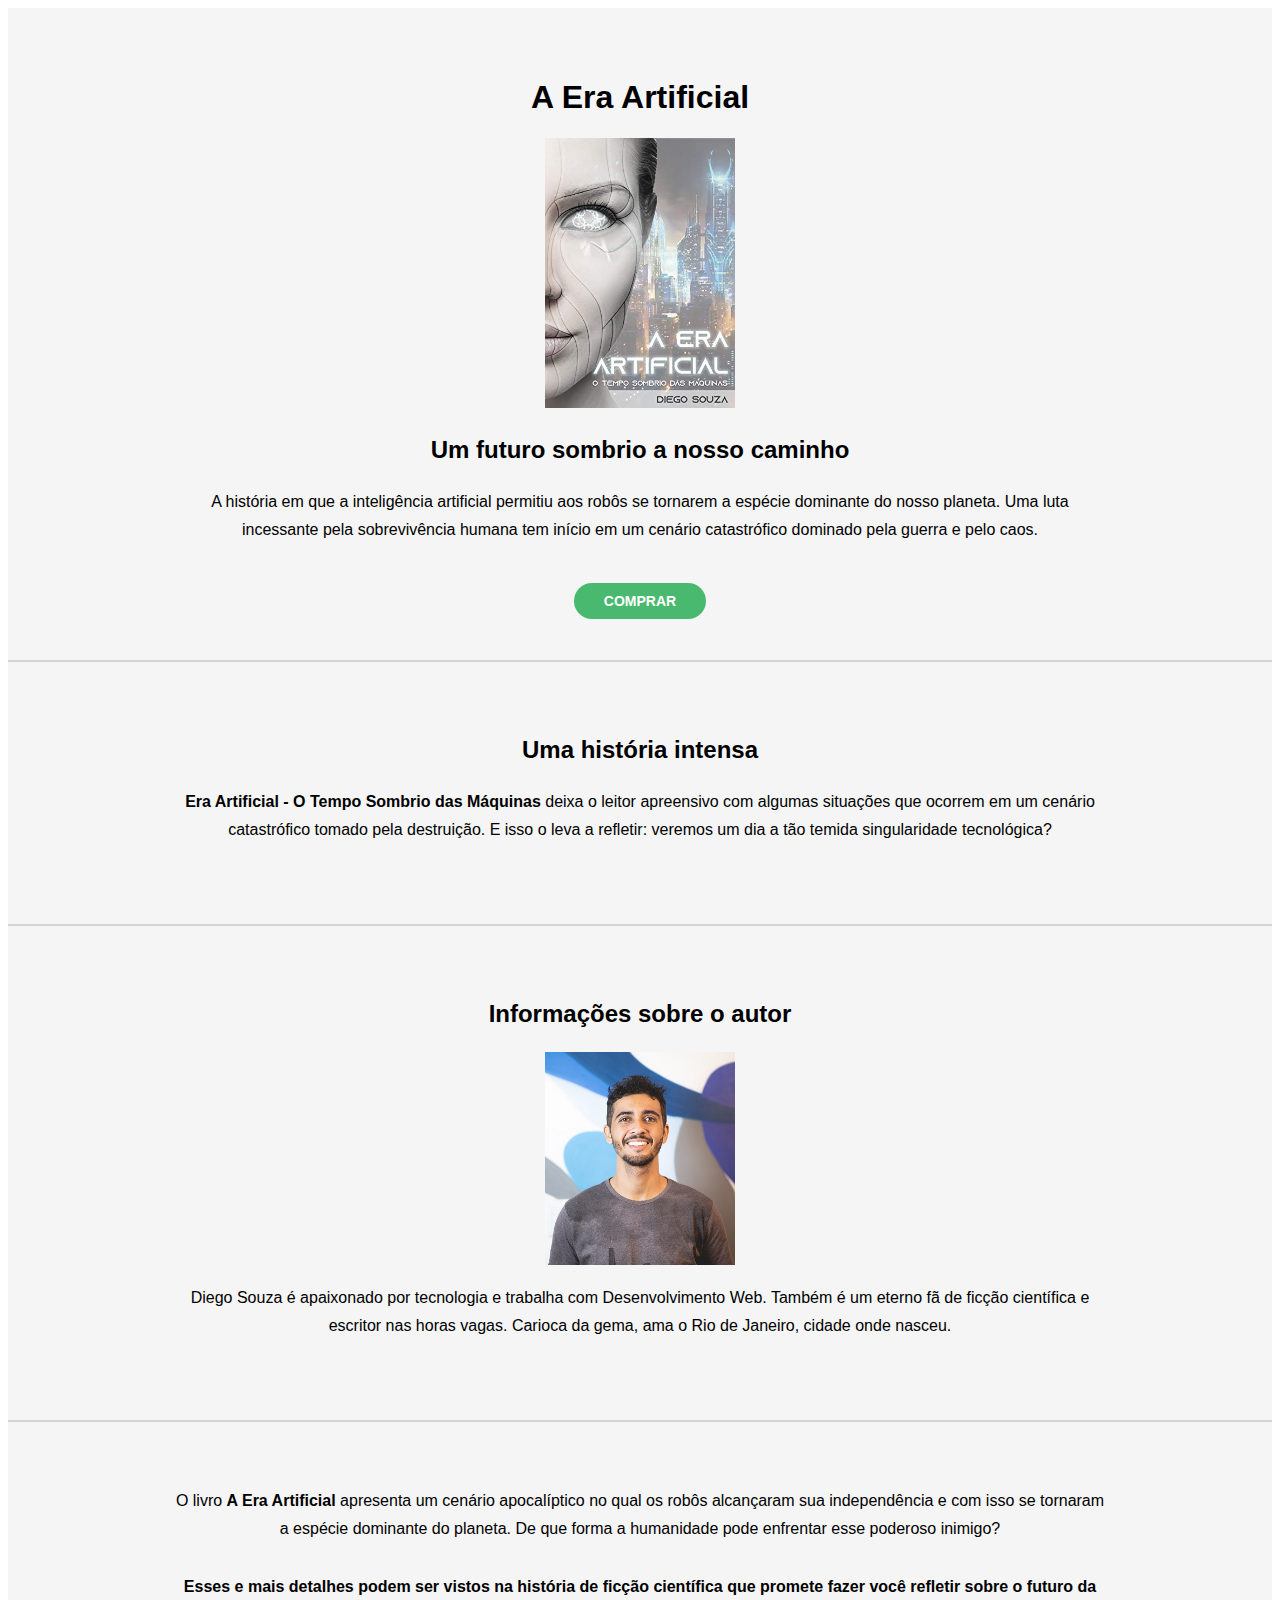
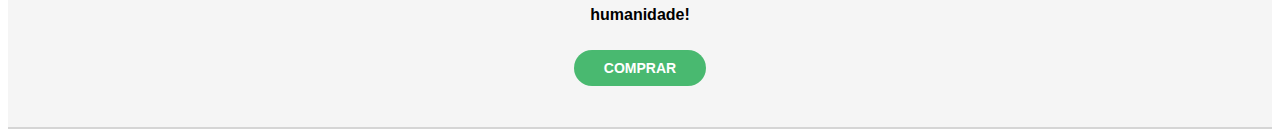
<file: Projeto site - 1 - a era artificial/index.html>
<!DOCTYPE html>
<html lang="pt-br">
    <head>
        <meta charset="utf-8">
        <meta name="viewport" content="width=device-width, initial-scale=1.0">
        <title>Site projeto 1</title>
        <link rel="stylesheet" href="estilo.css">
    </head>
    <body>
    
    <div>
        <h1>A Era Artificial</h1>
        <img src="images/capa-livro.jpg" alt="">
        <h3>Um futuro sombrio a nosso caminho</h3>
        <p>A história em que a inteligência artificial permitiu aos robôs se tornarem a espécie dominante do nosso planeta.
            Uma luta incessante pela sobrevivência humana tem início em um cenário catastrófico dominado pela guerra e pelo
            caos.</p>
            <br>
        <a href="https://amzn.to/3bXy1g9">COMPRAR</a>
    </div>
    
    <div>
        <h3>Uma história intensa</h3>
        <p><span>Era Artificial - O Tempo Sombrio das Máquinas</span> deixa o leitor apreensivo com algumas situações que ocorrem em um
            cenário catastrófico tomado pela destruição. E isso o leva a refletir: veremos um dia a tão temida singularidade
            tecnológica?</p>
    </div>
    
    <div>
        <h3>Informações sobre o autor</h3>
        <img src="images/autor.jpg" alt="">
        <p>Diego Souza é apaixonado por tecnologia e trabalha com Desenvolvimento Web. Também é um eterno fã de ficção
            científica e escritor nas horas vagas. Carioca da gema, ama o Rio de Janeiro, cidade onde nasceu.
        </p>
    </div>
    
    <div>
        <p>O livro <span>A Era Artificial</span> apresenta um cenário apocalíptico no qual os robôs alcançaram sua
            independência e com isso se tornaram a espécie dominante do planeta. De que forma a humanidade pode enfrentar
            esse poderoso inimigo?</p>
        <p><span>Esses e mais detalhes podem ser vistos na história de ficção científica que promete fazer você refletir
                sobre o futuro da humanidade!</span></p>
        <a href="https://amzn.to/3bXy1g9">COMPRAR</a>
    </div>
    
            
    </body>
</html>
</file>
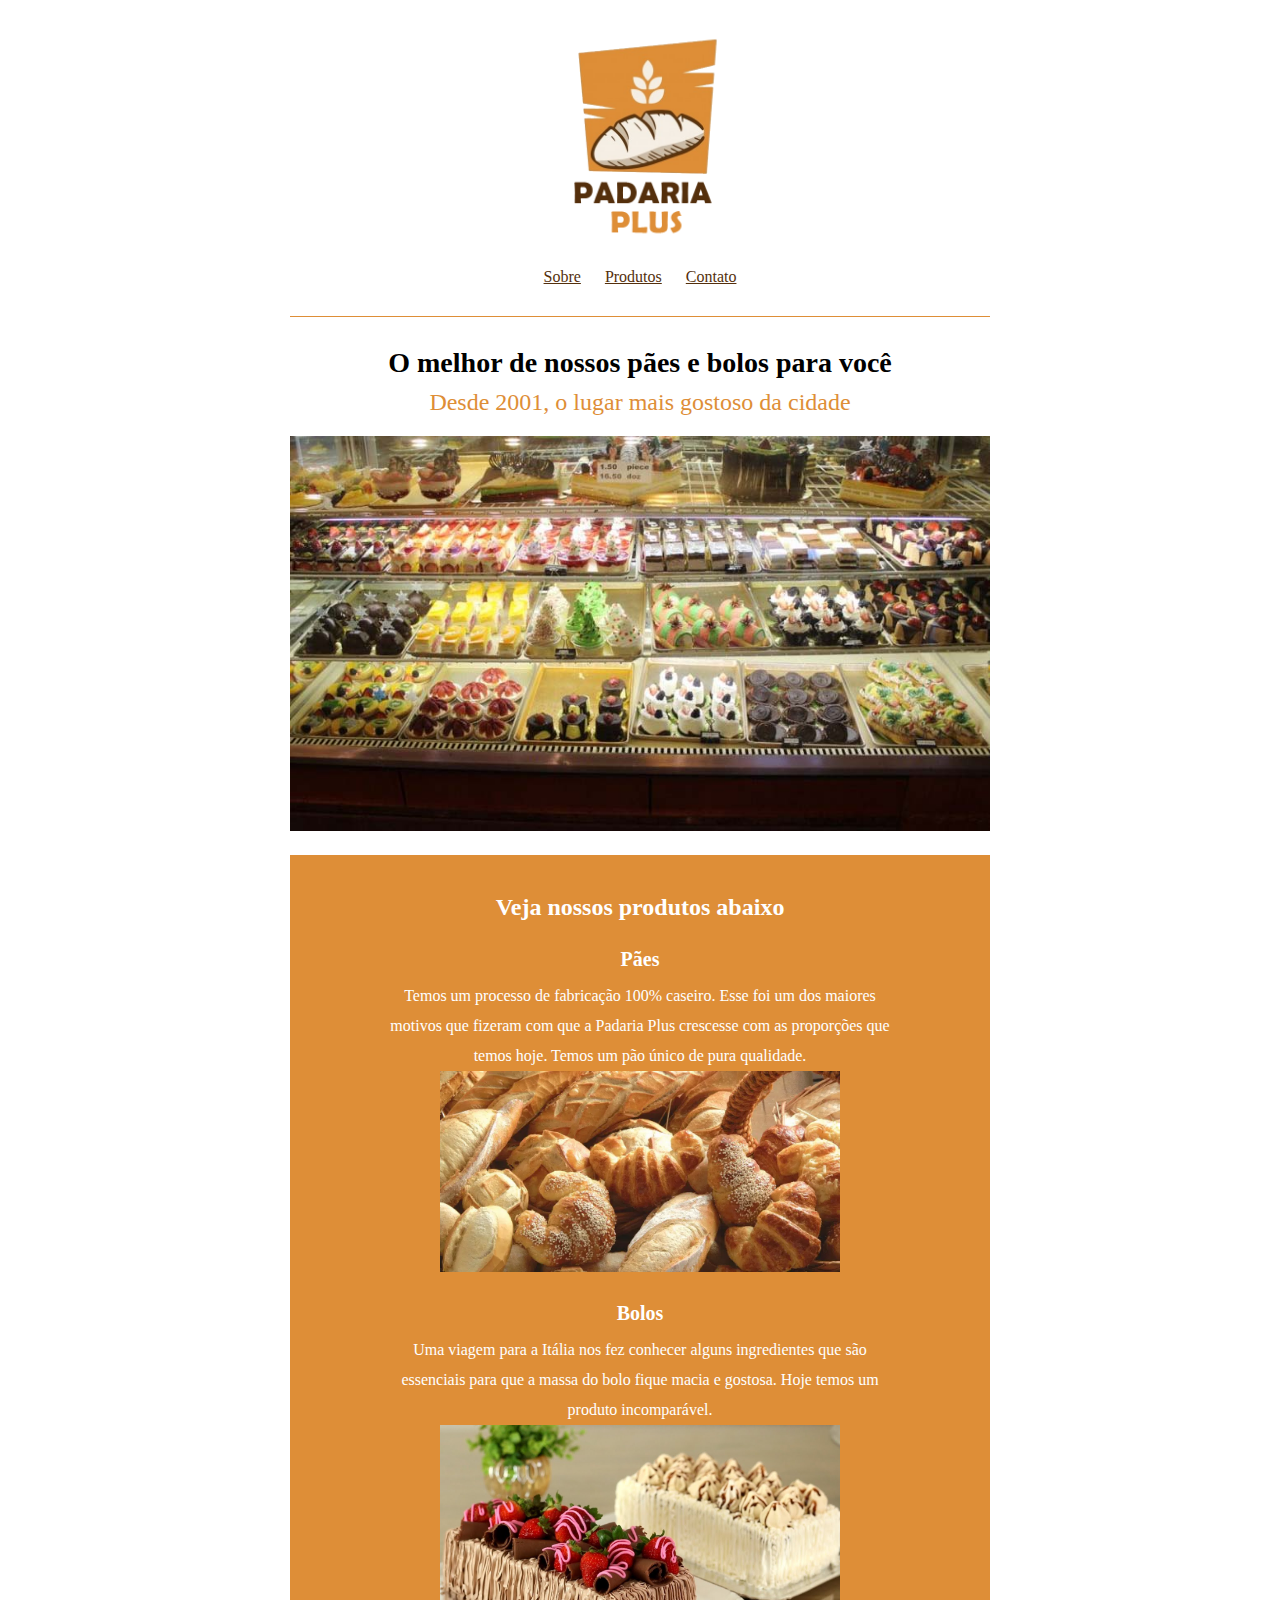
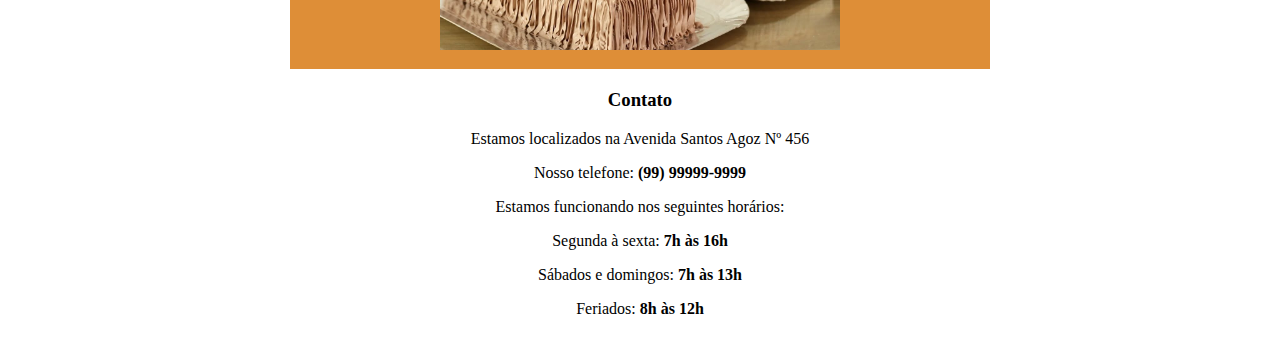
<file: Projeto site - 2 - padaria/index.html>
<!DOCTYPE html>
<html lang="pt-br">

<head>
    <meta charset="utf-8">
    <meta name="viewport" content="width=device-width, initial-scale=1.0">
    <title>site 2</title>
    <link rel="stylesheet" href="estilo.css">
</head>

<body>


    <div class="secao">
        <img src="imagens/logo.png" alt="logo da empresa" class="imagem-logo">
        <p>
            <a href="#sobre">Sobre</a>
            <a href="#produtos">Produtos</a>
            <a href="#contato">Contato</a>
        </p>               
    </div>



    <div class="secao">

        <h1>O melhor de nossos pães e bolos para você</h1>    
        <h2>Desde 2001, o lugar mais gostoso da cidade</h2>
       
        <img src="imagens/produtos-padaria.jpg" alt="produtos da padaria" class="foto-banner">

    </div>

    <div class="secao secao-destaque">


        <h3>Veja nossos produtos abaixo</h3>
        <h4>Pães</h4>
        <p>
            Temos um processo de fabricação 100% caseiro. Esse foi um dos maiores motivos que fizeram com que a Padaria Plus
            crescesse com as proporções que temos hoje. Temos um pão único de pura qualidade.
        </p>
        <img src="imagens/paes.jpg" alt="foto de pães">
        <h4>Bolos</h4>
        <p>
            Uma viagem para a Itália nos fez conhecer alguns ingredientes que são essenciais para que a massa do bolo fique
            macia e gostosa. Hoje temos um produto incomparável.
        </p>
        <img src="imagens/bolos.jpg" alt="fotos de bolo">
    </div>



    <div class="secao">
        <h3>Contato</h3>


        <p>Estamos localizados na Avenida Santos Agoz Nº 456</p>
        <p>Nosso telefone: <span>(99) 99999-9999</span></p>
        <p>Estamos funcionando nos seguintes horários:</p>
        <p>Segunda à sexta: <span>7h às 16h</span></p>
        <p>Sábados e domingos: <span>7h às 13h</span></p>
        <p>Feriados: <span>8h às 12h</span></p>
    </div>
</body>

</html>
</file>
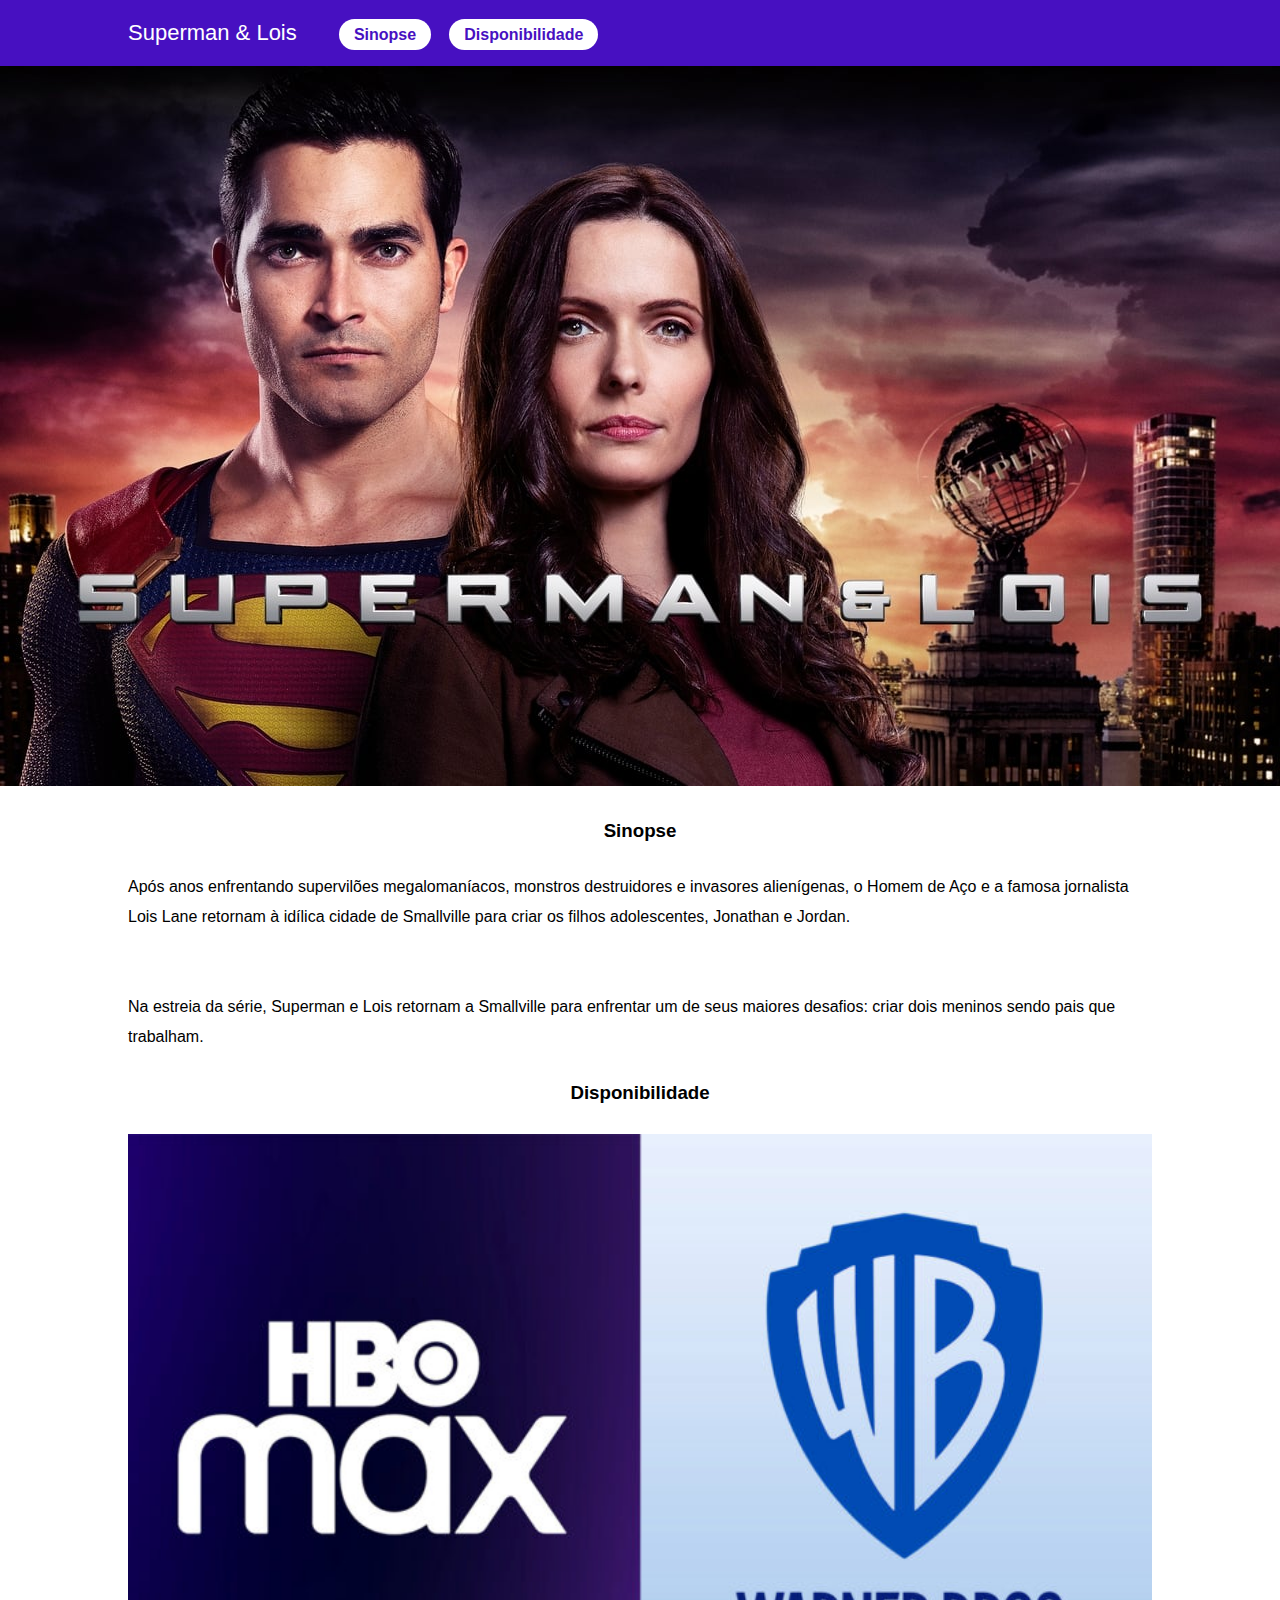
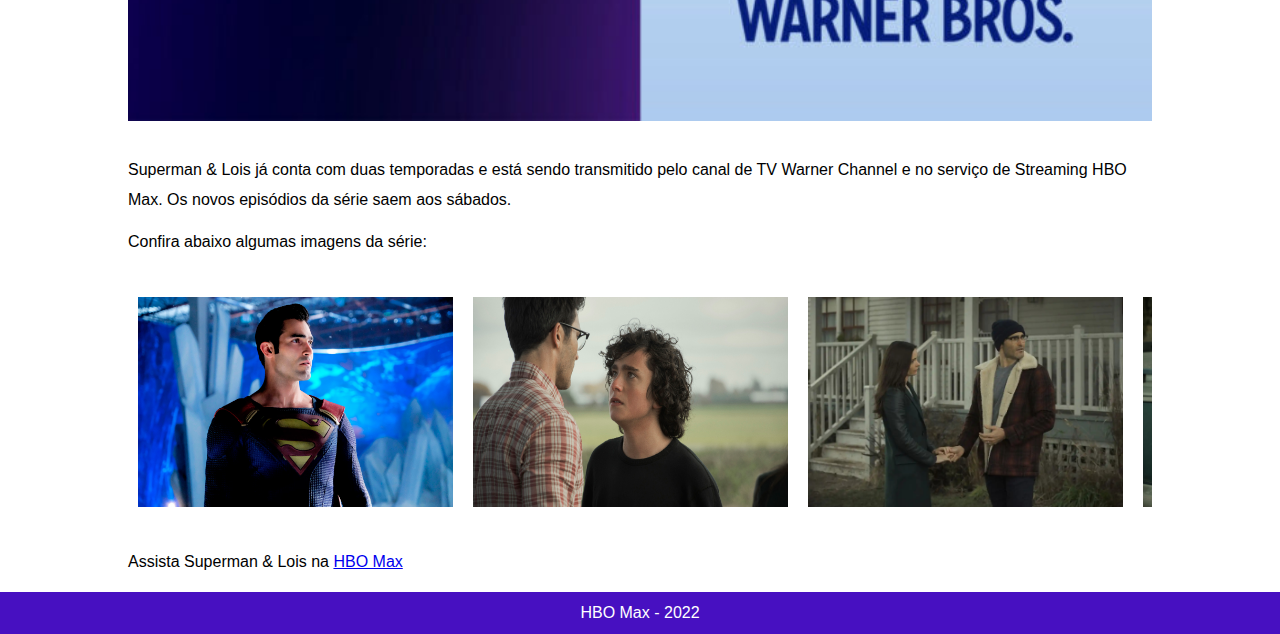
<file: Projeto site - 5 - Superman e louis/index.html>
<!DOCTYPE html>
<html lang="pt-br">
    <head>
        <meta name="viewport" content="width=device-width, initial-scale=1.0">
        <meta charset="utf-8">
        <title>Superman & Lois</title>
        <link rel="stylesheet" href="estilo.css">
    </head>
    <body>

        <div class="topo">
            <div>
                Superman & Lois
                <span>
                    <a href="#sinopse">Sinopse</a>
                    <a href="#disponibilidade">Disponibilidade</a>
                </span>     
            </div>
        </div>

        <img src="imagens/capa.jpg" alt=""class="capa">

        <div class="secao"id="sinopse">
            <h3>Sinopse</h3>
            <p>Após anos enfrentando supervilões megalomaníacos, monstros destruidores e invasores alienígenas, o Homem de Aço e a famosa jornalista Lois Lane retornam à idílica cidade de Smallville para criar os filhos adolescentes, Jonathan e Jordan.</p>
            <br><br>
            <p>Na estreia da série, Superman e Lois retornam a Smallville para enfrentar um de seus maiores desafios: criar dois meninos sendo pais que trabalham.</p>
        </div>

        <div class="secao" id="disponibilidade">
            <h3>Disponibilidade</h3>
            <img src="imagens/tv.jpg" alt="" class="capa">

        </div>

        <div class="secao">
            <p>
                Superman & Lois já conta com duas temporadas e está sendo transmitido pelo canal de TV Warner Channel e no serviço de Streaming HBO Max.
                Os novos episódios da série saem aos sábados.
            </p>
            <p>Confira abaixo algumas imagens da série:</p>
            <div class="galeria-fotos">
                <img src="imagens/1.jpg" alt="">
                <img src="imagens/2.jpg" alt="">
                <img src="imagens/3.jpg" alt="">
                <img src="imagens/4.jpg" alt="">
                <img src="imagens/5.jpg" alt="">
                <img src="imagens/6.jpg" alt="">
            </div>    
            <div class="informacao">
                <p>Assista Superman & Lois na <a href="https://www.hbomax.com/br/pt">HBO Max</a></p>
            </div>
        </div>

        <div class="rodape">HBO Max - 2022</div>
    </body>
</html>
</file>
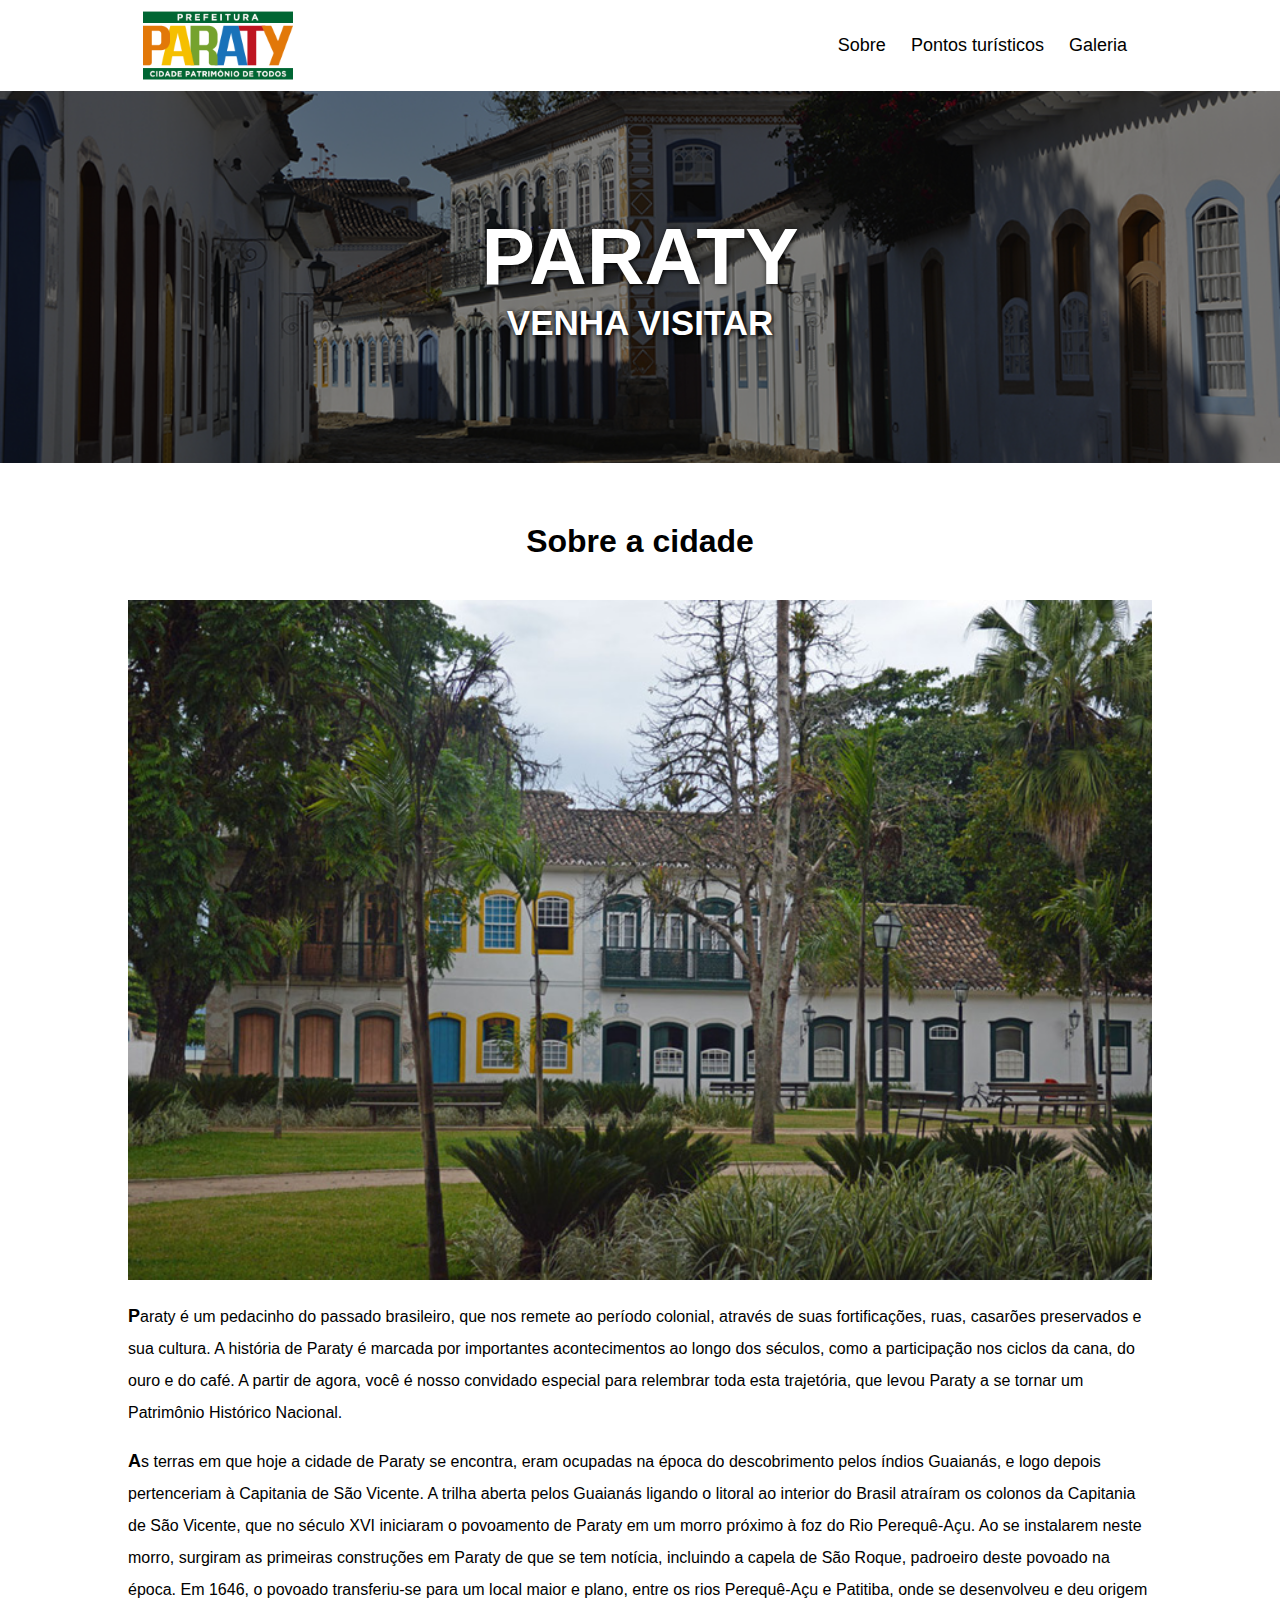
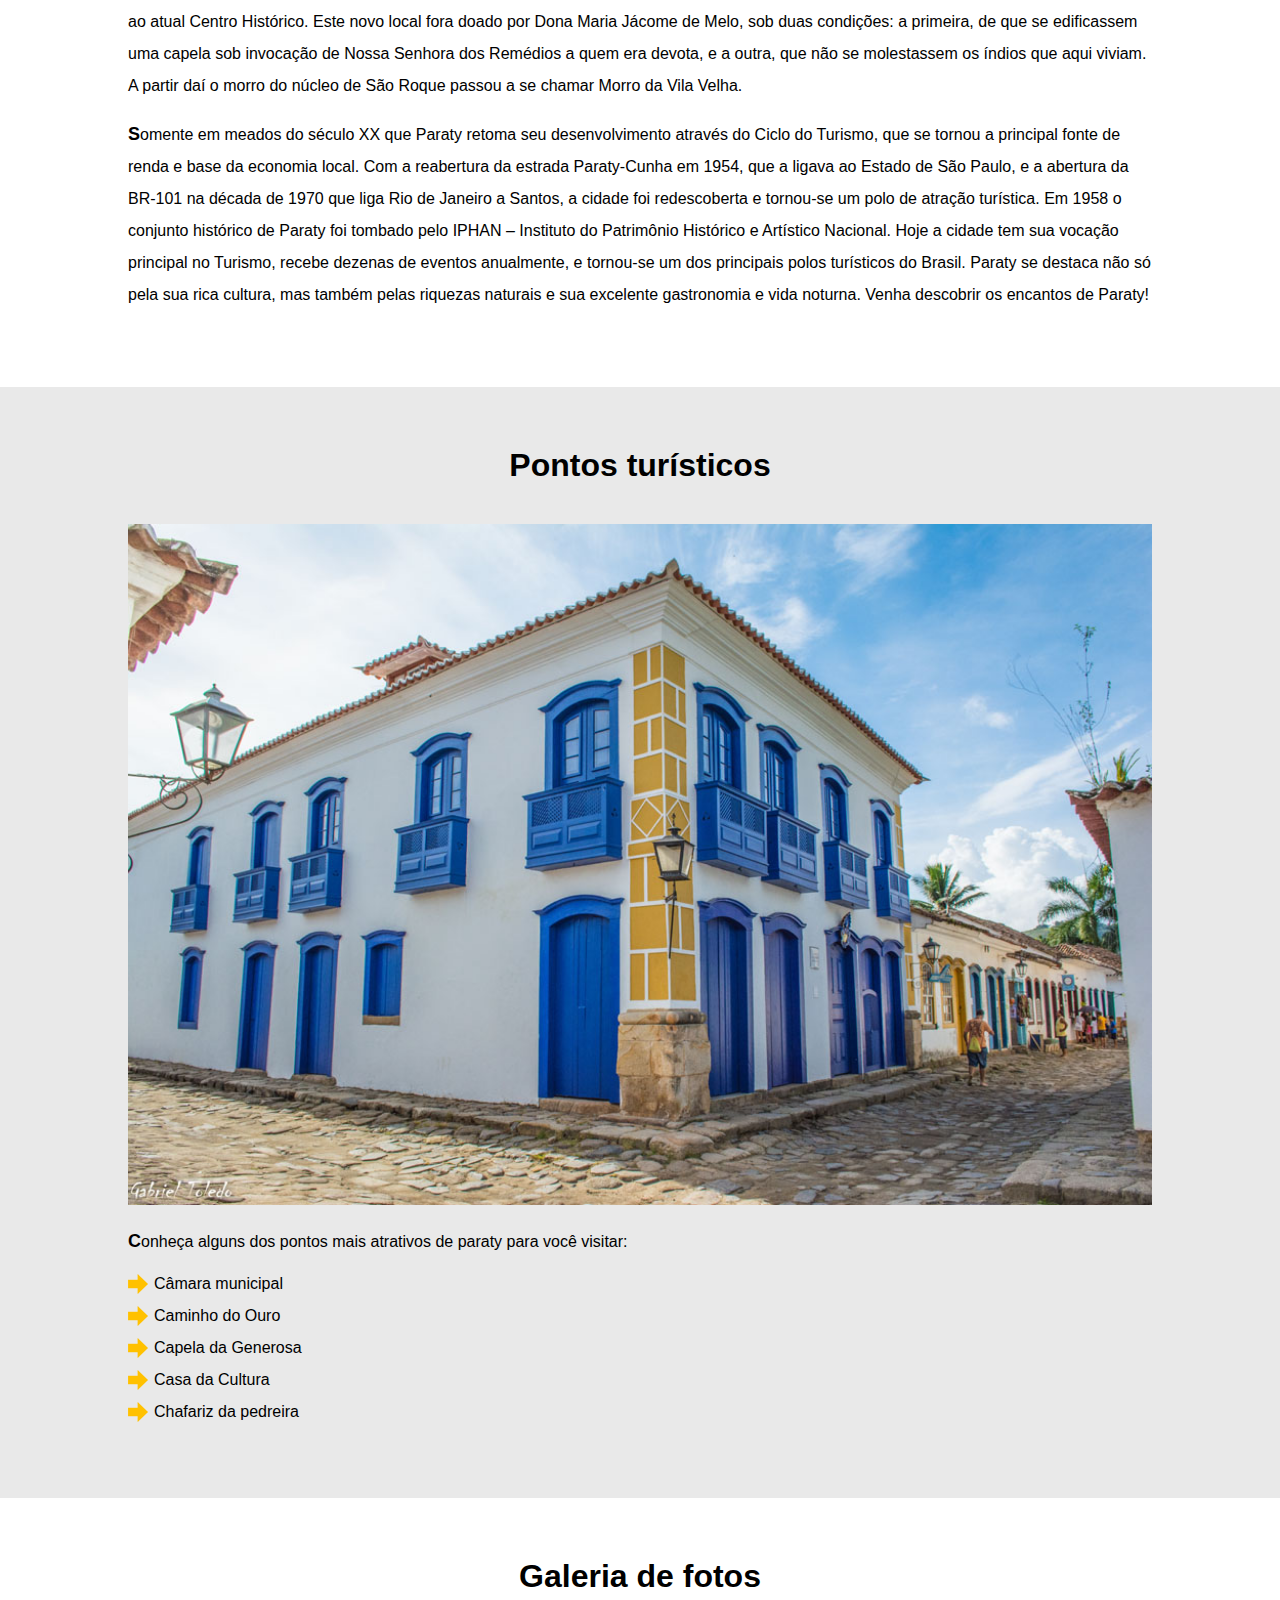
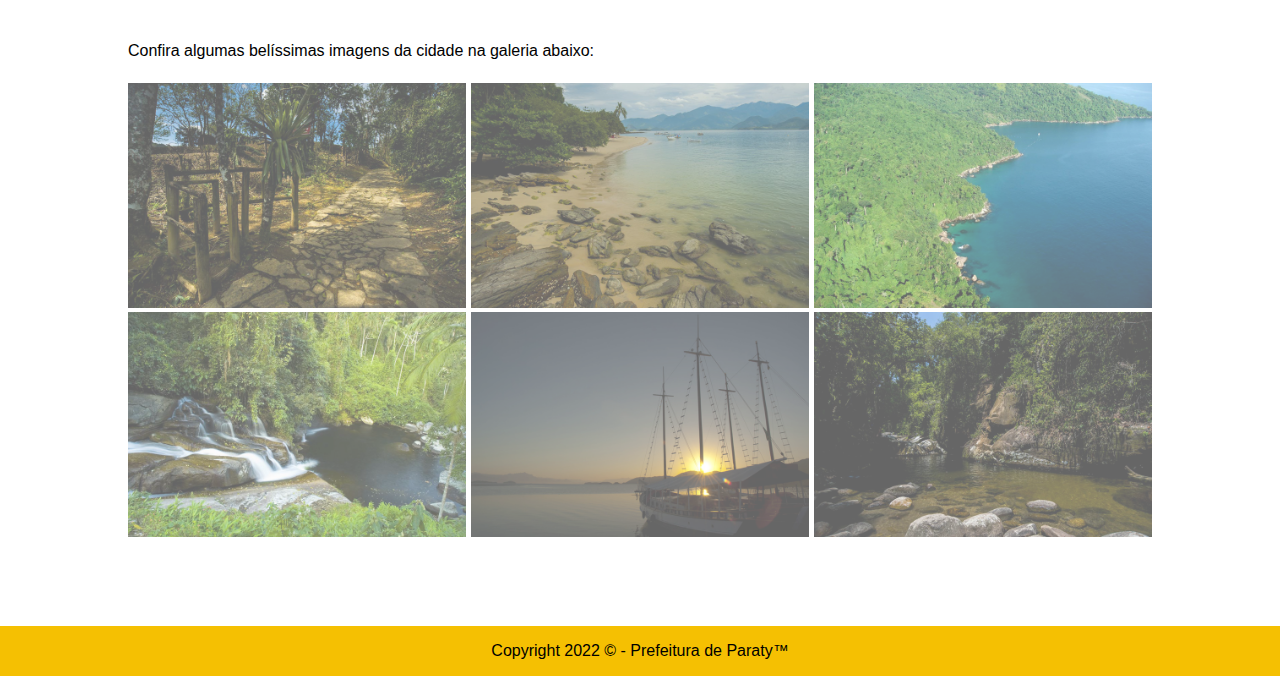
<file: Projeto site - 6 - Paraty/index.html>
<!DOCTYPE html>
<html>
    <head>
        <meta charset="utf-8">
        <meta name="viewport" content="width=device-width, initial-scale=1.0">
        <link rel="stylesheet" href="estilo.css">
        <title>Visite Paraty</title>
    </head>
    <body>
        
    <header>
        <div class="limita-secao">
            <img src="Imagens/logo.png" alt="Logo">
            <nav>
                <a href="#sobre">Sobre</a>
                <a href="#ponto">Pontos turísticos</a>
                <a href="#galeria">Galeria</a>
            </nav>             
        </div>
    </header>
    <section class="secao-capa">
        <div>
            <h1>Paraty</h1>
            <h2>Venha visitar</h2>
        </div>
    </section>

    <section id="sobre">
        <div class="limita-secao secao-destaque">
            <h3>Sobre a cidade</h3>
            <img src="Imagens/Praca-Matriz.jpg" alt="">
            <p>Paraty é um pedacinho do passado brasileiro, que nos remete ao período colonial, através de suas fortificações, ruas, casarões preservados e sua cultura. A história de Paraty é marcada por importantes acontecimentos ao longo dos séculos, como a participação nos ciclos da cana, do ouro e do café. A partir de agora, você é nosso convidado especial para relembrar toda esta trajetória, que levou Paraty a se tornar um Patrimônio Histórico Nacional.</p>

            <p>As terras em que hoje a cidade de Paraty se encontra, eram ocupadas na época do descobrimento pelos índios Guaianás, e logo depois pertenceriam à Capitania de São Vicente. A trilha aberta pelos Guaianás ligando o litoral ao interior do Brasil atraíram os colonos da Capitania de São Vicente, que no século XVI iniciaram o povoamento de Paraty em um morro próximo à foz do Rio Perequê-Açu. Ao se instalarem neste morro, surgiram as primeiras construções em Paraty de que se tem notícia, incluindo a capela de São Roque, padroeiro deste povoado na época. Em 1646, o povoado transferiu-se para um local maior e plano, entre os rios Perequê-Açu e Patitiba, onde se desenvolveu e deu origem ao atual Centro Histórico. Este novo local fora doado por Dona Maria Jácome de Melo, sob duas condições: a primeira, de que se edificassem uma capela sob invocação de Nossa Senhora dos Remédios a quem era devota, e a outra, que não se molestassem os índios que aqui viviam. A partir daí o morro do núcleo de São Roque passou a se chamar Morro da Vila Velha.</p>

            <p>Somente em meados do século XX que Paraty retoma seu desenvolvimento através do Ciclo do Turismo, que se tornou a principal fonte de renda e base da economia local. Com a reabertura da estrada Paraty-Cunha em 1954, que a ligava ao Estado de São Paulo, e a abertura da BR-101 na década de 1970 que liga Rio de Janeiro a Santos, a cidade foi redescoberta e tornou-se um polo de atração turística. Em 1958 o conjunto histórico de Paraty foi tombado pelo IPHAN – Instituto do Patrimônio Histórico e Artístico Nacional. Hoje a cidade tem sua vocação principal no Turismo, recebe dezenas de eventos anualmente, e tornou-se um dos principais polos turísticos do Brasil. Paraty se destaca não só pela sua rica cultura, mas também pelas riquezas naturais e sua excelente gastronomia e vida noturna. Venha descobrir os encantos de Paraty!</p>
        </div>
    </section>
        
        
    <section id="pontos" class="secao-pontos">
        <div class="limita-secao secao-destaque">
            <h3>Pontos turísticos</h3>
            <img src="Imagens/Casa-da-Cultura.jpg" alt="Casa da Cultura">

            <p>Conheça alguns dos pontos mais atrativos de paraty para você visitar:</p>

            <ul>
                <li>Câmara municipal</li>
                <li>Caminho do Ouro</li>
                <li>Capela da Generosa</li>
                <li>Casa da Cultura</li>
                <li>Chafariz da pedreira</li>
            </ul>
        </div>
    </section>    

    <section id="galeria">
        <div class="limita-secao">
            <h3>Galeria de fotos</h3>
            <p>Confira algumas belíssimas imagens da cidade na galeria abaixo:</p>
            <div class="galeria">
                <img src="Imagens/Caminho-do-Ouro.jpg" alt="">
                <img src="Imagens/Ilha-do-Cedro.jpg" alt="">
                <img src="Imagens/Lagoa-Azul.jpg" alt="">
                <img src="Imagens/Cachoeira.jpg" alt="">
                <img src="Imagens/Cais.jpg" alt="">
                <img src="Imagens/Poco-Ingleses.jpg" alt="">
            </div>
        </div>
    </section>

    <footer>
        <div class="limita-secao">
                Copyright 2022 © - Prefeitura de Paraty™
        </div>
    </footer>
    </body>
</html>
</file>
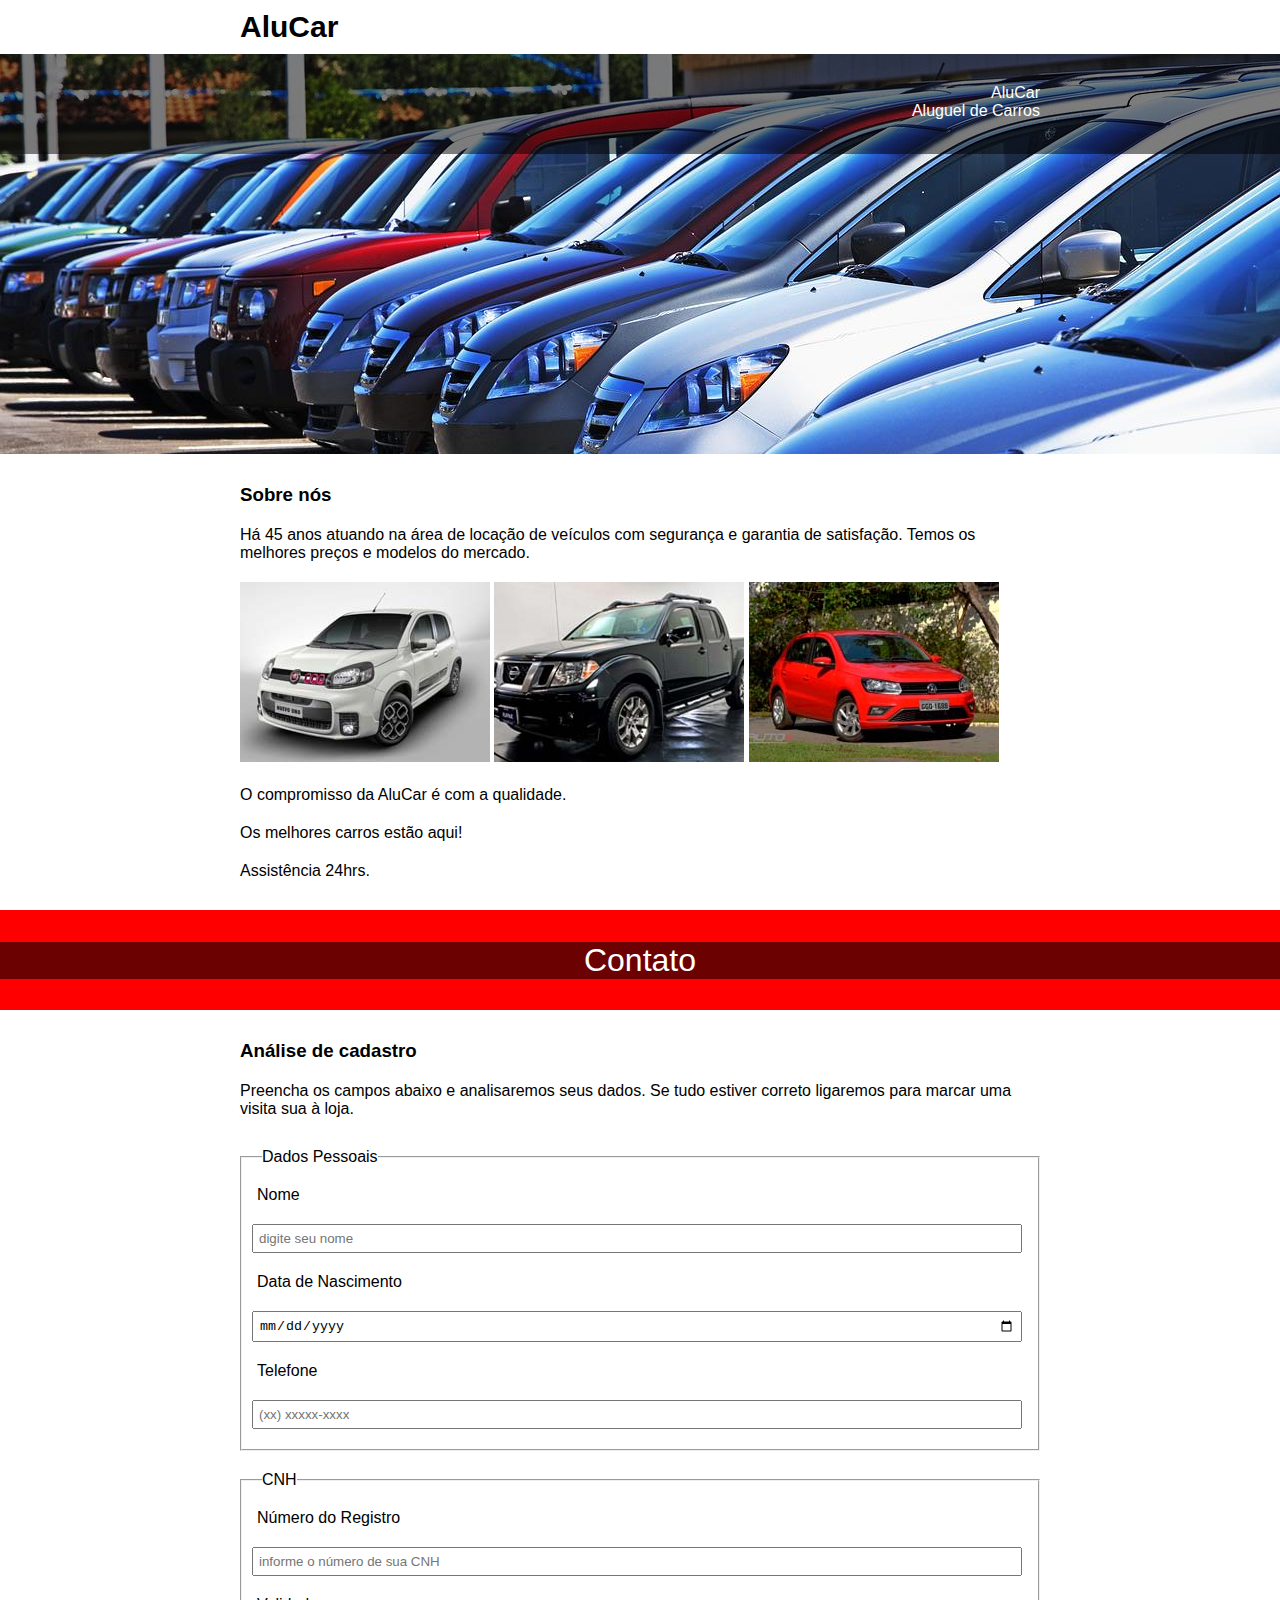
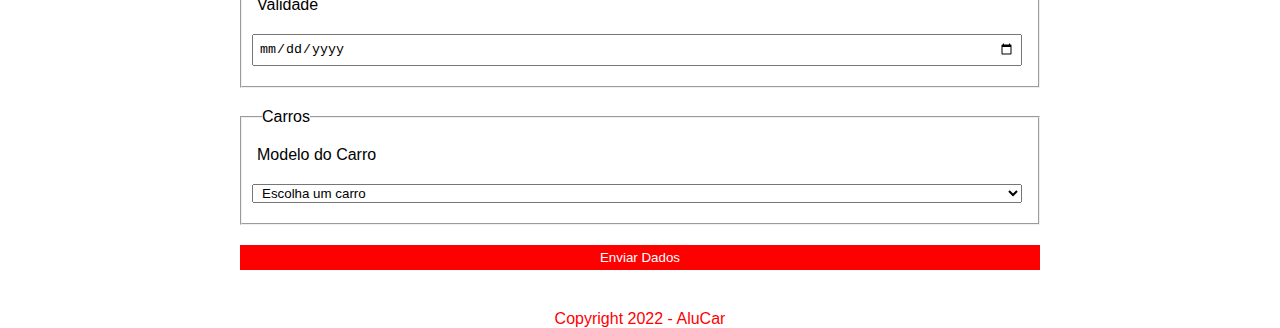
<file: Projeto site - 8 - carros/index.html>
<!DOCTYPE html>
<html lang="pt-br">

<head>
    <meta charset="UTF-8">
    <meta name="viewport" content="width=device-width, initial-scale=1.0">
    <title>AluCar - Aluguel de Carros</title>
    <link rel="stylesheet" href="style.css">
</head>

<body>


    <header>
        <div class="limite-secao">
            <div class="topo-1">
                <h1>AluCar</h1>
            </div>
        </div>

        <div class="topo-2">
            <div class="limite-secao">
                <div class="topo-2-texto">
                    <div>
                        <p>AluCar</p>
                        <p>Aluguel de Carros</p>
                    </div>
                </div>
            </div>
        </div>

    </header>
    <main>

        <div class="secao limite-secao secao-2">
            <h3>Sobre nós</h3>

            <p>
                Há 45 anos atuando na área de locação de veículos com segurança e garantia de satisfação.
                Temos os melhores preços e modelos do mercado.
            </p>
            <img src="img/img1.jpg" alt="">
            <img src="img/img2.jpg" alt="">
            <img src="img/img3.jpg" alt="">
            <p>O compromisso da AluCar é com a qualidade.</p>
            <p>Os melhores carros estão aqui!</p>
            <p>Assistência 24hrs.</p>
        </div>

        <div class="secao faixa">
            <p>Contato</p>
        </div>


        <div class="secao limite-secao">
            <h3>Análise de cadastro</h3>
            <p>
                Preencha os campos abaixo e analisaremos seus dados.
                Se tudo estiver correto ligaremos para marcar uma visita sua à loja.
            </p>
        </div>

        <form method="POST" action="https://www.devmedia.com.br/codigos/formularios/aula9/" class="limite-secao estilo-form">
            <fieldset>
                <legend>Dados Pessoais</legend>
                <p><label name="nome">Nome</label></p>
                <p><input type="text" placeholder="digite seu nome" required></p>
                <p><label for="">Data de Nascimento</label></p>
                <p><input type="date" name="data nascimento" required></p>
                <p><label for="">Telefone</label></p>
                <p><input type="tel" name="telefone" placeholder="(xx) xxxxx-xxxx" required minlength="14"></p>
            </fieldset>

            <fieldset>
                <legend>CNH</legend>
                <p><label>Número do Registro</label></p>
                <p><input type="number" name="numero_registro" placeholder="informe o número de sua CNH" required></p>
                <p><label>Validade</label></p>
                <p><input type="date" name="validade" required></p>
            </fieldset>

            <Fieldset>
                <legend>Carros</legend>
                <p><label>Modelo do Carro</label></p>
                <p>
                    <select name="carro" required>
                        <option value="">Escolha um carro</option>
                        <optgroup label="Volkswagem"> 
                            <option value="gol">Gol</option>
                            <option value="golf">Golf</option>
                            <option value="fox">Fox</option>                                                     
                        </optgroup>
                        <optgroup label="Fiat"> 
                            <option value="uno">Uno</option>
                            <option value="siena">Siena</option>
                            <option value="palio">Palio</option>                                                     
                        </optgroup>
                        <optgroup label="Nissan"> 
                            <option value="frontier">Frontier</option>
                            <option value="versa">Versa</option>
                            <option value="skyline-gt-r">Skyline GT-R</option>                                                     
                        </optgroup>
                    </select>
                </p>
            </Fieldset>
            <button type="submit">Enviar Dados</button>
        </form>

    </main>

    <footer>
        <div class="rodape">
            <p>Copyright 2022 - AluCar</p>
        </div>
    </footer>
</body>

</html>
</file>
<file: Projeto site - 1 - a era artificial/estilo.css>
body{
    font-family: 'Tahoma', sans-serif;
}
img{
    width: 190px;
}

div{
    margin: 0 auto;
    text-align: center;
    padding: 50px;
    background-color: #f5f5f5;
    border-bottom: 2px solid #d5d5d5;
    
}
h3{
    font-size: 24px;
}
p{
    text-align: center;
    line-height: 28px;
    margin: 15px auto 30px auto;
    width: 930px;
    
}

a{
    font-size: 14px;
    font-weight: bold;
    text-decoration: none;
    background-color: #49b970;
    color: #ffffff;
    padding: 10px 30px;
    border-radius: 25px;
}

span{
    font-weight: bold;
    
}
</file>
<file: Projeto site - 2 - padaria/estilo.css>
.secao{
    width: 700px;
    margin: 20px auto;
    text-align: center;
}

.imagem-logo{
    width: 200px;
}
a{
    margin: 0 10px;
    color: #542f0c;
}

.foto-banner{
    width: 700px;
}

.secao-destaque{
    background-color: #de8e37;
    padding-top: 15px;
    padding-bottom: 15px;
    color: #fff;
}

.secao-destaque h3{
    font-size: 24px;
}
.secao-destaque h4{
    font-size: 20px;
    margin-bottom: 10px;
}

.secao-destaque p{
    width: 500px;
    margin: 0 auto;
    line-height: 30px;
}
.secao-destaque img{
    width: 400px;
}
span{
    font-weight: bold;
}

h1{
    font-size: 28px;
    padding-top: 30px;
    margin-top: 30px;
    margin-bottom: 0;
    border-top: 1px solid #de8e37;
    
}
h2{
    font-weight: normal;
    color: #de8e37;
    margin-top: 10px;
}
</file>
<file: Projeto site - 5 - Superman e louis/estilo.css>
*{
    padding: 0;
    margin: 0;
}
body, html{
    height: 100%;
    font-family: sans-serif;
}

.topo{
    width: 100%;
    font-size: 22px;
    font-family: sans-serif;
    background: #4710c1;
    color: #fff;
    padding: 20px 0;
}

.topo div{
    width: 100%;
    max-width: 1024px;
    margin: 0 auto;
}

.topo span{
    margin: 0 30px;
}

.topo a{
    color: #4710c1;
    background: white;
    font-size: 16px;
    font-weight: bold;
    text-decoration: none;
    margin: 0 6px;
    padding: 7px 15px;
    border-radius: 20px;

}
.secao p {
    width: 100%;
    font-family: sans-serif;
    font-size: 16px;
    line-height: 30px;
    margin: 12px 0;
}

.secao{
    width: 100%;
    max-width: 1024px;
    margin: 0 auto;
    margin-top: 30px;
}


.capa{
    
    width: 100%;
}
.galeria-fotos{
    display: flex;
    overflow-x: scroll;
    margin: 30px 0;
    
}

.galeria-fotos img{
    width: 315px;
    margin: 10px;

}

h3{
    text-align: center;
    margin: 30px 0;;
}

.rodape{
    width: 100%;
    font-size: 16px;
    text-align: center;
    background: #4710c1;
    color: #fff;
    padding: 12px 0;
}

.informacao {
    margin: 15px auto;
}
</file>
<file: Projeto site - 6 - Paraty/estilo.css>
body{
    margin: 0;
    padding: 0;
}
*{
    box-sizing: border-box;
    font-family: 'Poppins', sans-serif;
}

header div{
    width: 100%;
    display: flex;
    justify-content: space-between;
    align-items: center;
    padding: 10px 15px;
}

.limita-secao{
    max-width: 1024px;
    margin: 0 auto;
}

header img{
    width: 150px;
}
header nav{
    font-size: 18px;
}

header a{
    margin: 0 5px;
    text-decoration: none;
    color: black;
    padding: 5px;
}

section{
    padding: 60px 20px;
}

.secao-capa{
    position: relative;
    width: 100%;
    height: 100%;
    text-align: center;
    background-image: url(Imagens/bg-estacao.jpg);
    background-repeat: no-repeat;
    background-size: cover;
}
.secao-capa::before{  /*UM OVERLAY*/
    content:"";
    width: 100%;
    height: 100%;
    background: black;
    opacity: 0.5;
    position: absolute;
    top: 0;
    left: 0;
}
.secao-capa div{
    position: relative;
    top: 0;
    left: 0;
    width: 100%;
    height: 100%;
    display: flex;
    flex-direction: column;
    justify-content: center;
    text-transform: uppercase;
    padding: 60px 20px;
    z-index: 1;
}
.secao-capa h1{
    font-size: 80px;
}
.secao-capa h2{
    font-size: 35px;
}
.secao-capa h1, .secao-capa h2{
    margin: 0;
    color: white;
    text-shadow: 1px 1px 5px black;
}

h3{
    font-size: 32px;
    text-align: center;
    margin:  0 0 40px 0;

}

.secao-destaque img:first-of-type{
    width: 100%;
}
p{
    line-height: 32px;
}
.secao-destaque p::first-letter{
    font-size: 18px;
    font-weight: bold;
}
.secao-pontos{
    background: #e9e9e9;

}

li{
    display: flex;
    align-items: center;
    margin: 12px 0 0px 0;
}
ul{
    list-style: none;
    padding: 0;
}
li::before{
    content:"";
    width: 20px;
    height: 20px;
    background-image: url(Imagens/seta.png);
    margin: 0 6px 0 0;
}
.galeria{
    width: 100%;
}
.galeria img{
    width: calc((100% / 3) - 3px);
    opacity: 0.6;
}
.galeria img:hover{
    opacity: 1;
}

footer{
    width: 100%;
    height: 50px;
    margin: 25px 0 0 0;
    background: #f5c002;
    display: flex;
    justify-content: center;
    align-items: center;
}
</file>
<file: Projeto site - 8 - carros/style.css>
*{
    padding: 0;
    margin: 0;
    box-sizing: border-box;
}
body{
    font-family: Tahoma, sans-serif;
}

.limite-secao{
    margin: 0 auto;
    width: 100%;
    max-width: 800px;
}
.topo-1{
    font-size: 15px;
    padding: 10px 0;
}

.topo-2{
    background-image: url(img/capa.jpg);
    background-repeat: no-repeat;
    background-size: cover;
    width: 100%;
    height: 400px;
    position: relative;
    color: white;
}
.topo-2::before{
    content: "";
    width: 100%;
    height: 100px;
    top: 0;
    left: 0;
    background: black;
    position: absolute;
    opacity: 0.5;   
}

.topo-2-texto{
    position: relative;   
    z-index: 1;
    text-align: right;
    padding: 30px 0;
}

.secao{
    margin: 30px auto;
}
main p{
    margin: 20px 0;
}

.faixa{
    text-align: center;
    background-color: red;
    height: 100px;
    display: flex;
    justify-content: center;
    align-items: center;
}
.faixa p{
    width: 100%;
    background-color: rgb(107, 1, 1);
    color: white;
    font-size: 2em;
}

legend{
    margin-left: 20px;
}
input, label, select{
    margin-left: 10px;
    padding-left: 5px;
    width: 100%;
    max-width: 770px;
}
input{
    padding: 5px;
}
fieldset{
    margin-bottom: 20px;

}

button{
    text-align: center;
    width: 100%;
    max-width: 800px;
    padding: 5px;
    color: white;
    background-color: red;
    border: none;
}

.rodape{
    width: 100%;
    text-align: center;
    color: red;
    padding-top: 40px;
}
</file>
